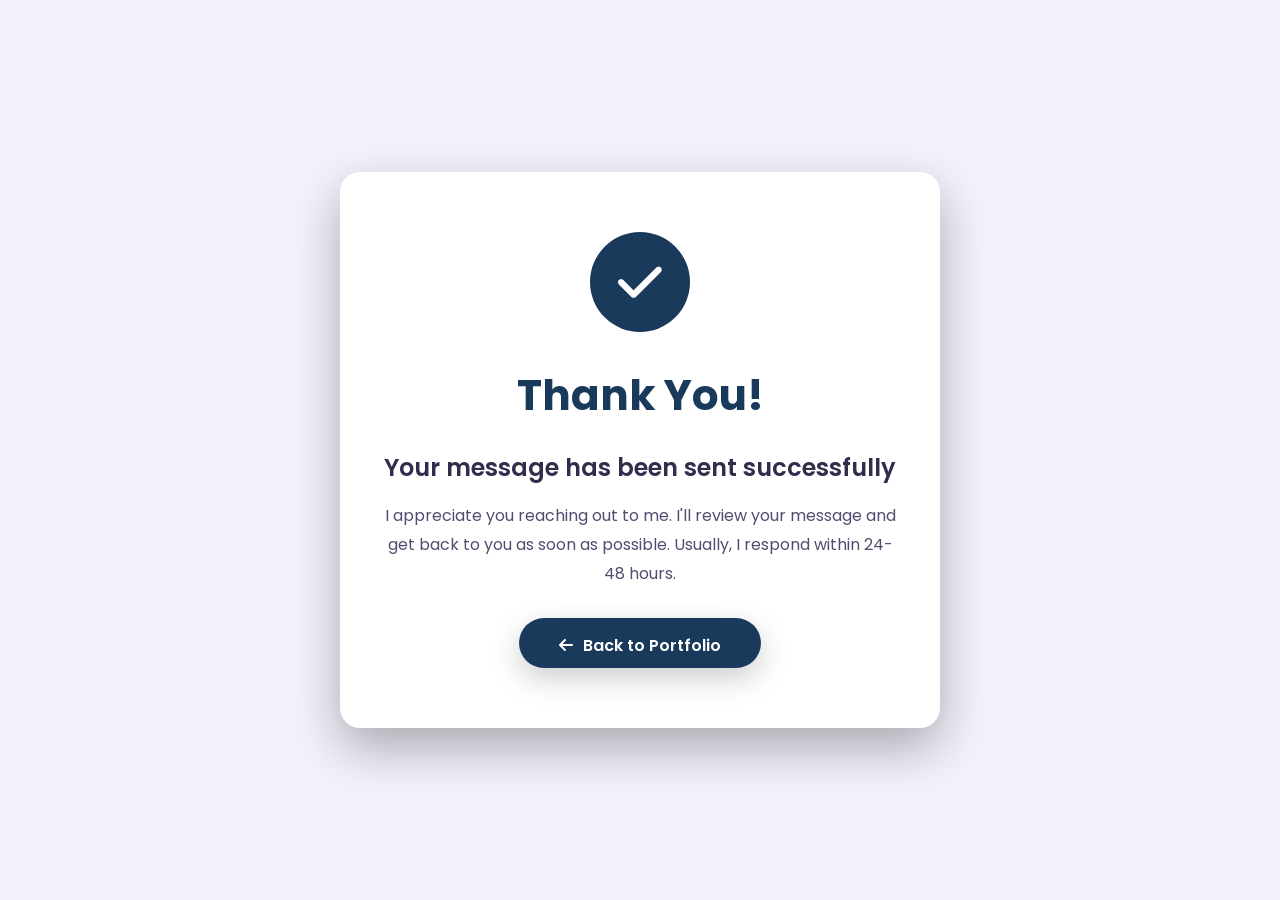
<file: thanks.html>
<!DOCTYPE html>
<html lang="en">

<head>
    <meta charset="UTF-8">
    <meta name="viewport" content="width=device-width, initial-scale=1.0">
    <title>Thank You - Muneefa Hasan</title>
    <link rel="stylesheet" href="style.css">
    <link rel="stylesheet" href="https://cdnjs.cloudflare.com/ajax/libs/font-awesome/6.0.0/css/all.min.css">
    <style>
        .thanks-container {
            min-height: 100vh;
            display: flex;
            align-items: center;
            justify-content: center;
            background: var(--bg-black-900);
            padding: 20px;
        }

        .thanks-content {
            text-align: center;
            max-width: 600px;
            padding: 60px 40px;
            background: var(--bg-black-100);
            border-radius: 20px;
            box-shadow: 0 20px 50px rgba(0, 0, 0, 0.3);
        }

        .thanks-icon {
            width: 100px;
            height: 100px;
            background: linear-gradient(135deg, var(--skin-color), var(--skin-color));
            border-radius: 50%;
            display: flex;
            align-items: center;
            justify-content: center;
            margin: 0 auto 30px;
            animation: pulse 2s infinite;
        }

        .thanks-icon i {
            font-size: 50px;
            color: #fff;
        }

        @keyframes pulse {
            0% {
                box-shadow: 0 0 0 0 rgba(var(--skin-color-rgb), 0.4);
            }

            70% {
                box-shadow: 0 0 0 20px rgba(var(--skin-color-rgb), 0);
            }

            100% {
                box-shadow: 0 0 0 0 rgba(var(--skin-color-rgb), 0);
            }
        }

        .thanks-content h1 {
            font-size: 42px;
            color: var(--skin-color);
            margin-bottom: 20px;
            font-weight: 700;
        }

        .thanks-content h2 {
            font-size: 24px;
            color: var(--text-black-900);
            margin-bottom: 15px;
            font-weight: 600;
        }

        .thanks-content p {
            font-size: 16px;
            color: var(--text-black-700);
            line-height: 1.8;
            margin-bottom: 30px;
        }

        .thanks-content .btn {
            display: inline-block;
            padding: 15px 40px;
            background: var(--skin-color);
            color: #fff;
            border-radius: 30px;
            text-decoration: none;
            font-weight: 600;
            font-size: 16px;
            transition: all 0.3s ease;
            box-shadow: 0 10px 30px rgba(0, 0, 0, 0.2);
        }

        .thanks-content .btn:hover {
            transform: translateY(-3px);
            box-shadow: 0 15px 40px rgba(0, 0, 0, 0.3);
        }

        .thanks-content .btn i {
            margin-right: 10px;
        }
    </style>
</head>

<body>
    <div class="thanks-container">
        <div class="thanks-content">
            <div class="thanks-icon">
                <i class="fas fa-check"></i>
            </div>
            <h1>Thank You!</h1>
            <h2>Your message has been sent successfully</h2>
            <p>
                I appreciate you reaching out to me. I'll review your message and get back to you as soon as possible.
                Usually, I respond within 24-48 hours.
            </p>
            <a href="index.html" class="btn">
                <i class="fas fa-arrow-left"></i>Back to Portfolio
            </a>
        </div>
    </div>
</body>

</html>
</file>
<file: style.css>
/* Google Fonts */
@import url('https://fonts.googleapis.com/css2?family=Poppins:wght@300;400;500;600;700&family=Clicker+Script&display=swap');

:root {
    --bg-black-900: #f2f2fc;
    --bg-black-100: #ffffff;
    --bg-black-50: #e8e8f4;
    --text-black-900: #302e4d;
    --text-black-700: #504e70;
    --skin-color: #1a3a5c;
    --shadow-color: rgba(26, 58, 92, 0.1);
}

body.dark {
    --bg-black-900: #f2f2fc;
    --bg-black-100: #ffffff;
    --bg-black-50: #e8e8f4;
    --text-black-900: #302e4d;
    --text-black-700: #504e70;
    --skin-color: #1a3a5c;
    --shadow-color: rgba(26, 58, 92, 0.1);
}

body {
    line-height: 1.6;
    font-size: 16px;
    font-family: 'Poppins', sans-serif;
    background-color: var(--bg-black-900);
    color: var(--text-black-700);
    overflow-x: hidden;
}

* {
    margin: 0;
    padding: 0;
    outline: none;
    text-decoration: none;
    box-sizing: border-box;
}

::before,
::after {
    box-sizing: border-box;
}

ul {
    list-style: none;
}

.section {
    background: var(--bg-black-900);
    min-height: 100vh;
    display: block;
    padding: 0 30px;
    opacity: 1;
    transition: all 0.3s ease;
}

.hidden {
    display: none !important;
}

.padd-15 {
    padding-left: 15px;
    padding-right: 15px;
}

.container {
    max-width: 1100px;
    width: 100%;
    margin: auto;
}

.section .container {
    padding-top: 60px;
    padding-bottom: 70px;
}

.section-title {
    flex: 0 0 100%;
    max-width: 100%;
    margin-bottom: 60px;
}

.section-title h2 {
    font-size: 40px;
    color: var(--text-black-900);
    font-weight: 700;
    position: relative;
}

.section-title h2::before {
    content: '';
    height: 4px;
    width: 50px;
    background-color: var(--skin-color);
    position: absolute;
    top: 100%;
    left: 0;
}

.section-title h2::after {
    content: '';
    height: 4px;
    width: 25px;
    background-color: var(--skin-color);
    position: absolute;
    top: 100%;
    left: 0;
    margin-top: 8px;
}

.row {
    display: flex;
    flex-wrap: wrap;
    margin-left: -15px;
    margin-right: -15px;
    position: relative;
}

.btn {
    font-size: 16px;
    font-weight: 500;
    padding: 12px 35px;
    background: var(--skin-color);
    color: #fff;
    border-radius: 40px;
    display: inline-flex;
    align-items: center;
    justify-content: center;
    white-space: nowrap;
    transition: all 0.3s ease;
    border: none;
    cursor: pointer;
    box-shadow: 0 5px 15px rgba(0, 0, 0, 0.15);
    height: 50px;
}

.btn:hover {
    transform: translateY(-2px);
    box-shadow: 0 8px 20px rgba(0, 0, 0, 0.2);
}

.shadow-dark {
    box-shadow: 0 0 20px var(--shadow-color);
}

/* Sidebar */
.aside {
    width: 270px;
    background: var(--bg-black-100);
    position: fixed;
    left: 0;
    top: 0;
    padding: 30px;
    border-right: 1px solid var(--bg-black-50);
    z-index: 10;
    height: 100%;
    display: flex;
    justify-content: center;
    align-items: center;
    transition: all 0.3s ease;
}

.aside .logo {
    position: absolute;
    top: 40px;
    font-size: 30px;
    text-transform: capitalize;
}

.aside .logo a {
    color: #ffffff;
    font-weight: 700;
    padding: 18px 24px;
    font-size: 32px;
    letter-spacing: 3px;
    position: relative;
    background: linear-gradient(135deg, var(--skin-color) 0%, #2a5a8a 100%);
    border-radius: 12px;
    box-shadow: 0 8px 24px rgba(26, 58, 92, 0.25);
    transition: all 0.3s ease;
    display: inline-block;
}

.aside .logo a:hover {
    transform: translateY(-3px);
    box-shadow: 0 12px 32px rgba(26, 58, 92, 0.35);
}

.aside .logo a span {
    font-family: 'Clicker Script', cursive;
    font-size: 42px;
    background: linear-gradient(135deg, #ffffff 0%, #e8e8f4 100%);
    -webkit-background-clip: text;
    -webkit-text-fill-color: transparent;
    background-clip: text;
}

.aside .logo a::before {
    content: '';
    position: absolute;
    width: 16px;
    height: 16px;
    border-bottom: 3px solid rgba(255, 255, 255, 0.6);
    border-left: 3px solid rgba(255, 255, 255, 0.6);
    bottom: 6px;
    left: 6px;
    transition: all 0.3s ease;
}

.aside .logo a::after {
    content: '';
    position: absolute;
    width: 16px;
    height: 16px;
    border-top: 3px solid rgba(255, 255, 255, 0.6);
    border-right: 3px solid rgba(255, 255, 255, 0.6);
    top: 6px;
    right: 6px;
    transition: all 0.3s ease;
}

.aside .logo a:hover::before {
    width: 20px;
    height: 20px;
    border-color: rgba(255, 255, 255, 0.9);
}

.aside .logo a:hover::after {
    width: 20px;
    height: 20px;
    border-color: rgba(255, 255, 255, 0.9);
}

.aside .nav-toggler {
    height: 40px;
    width: 45px;
    border: 1px solid var(--bg-black-50);
    cursor: pointer;
    position: fixed;
    left: 300px;
    top: 20px;
    border-radius: 5px;
    background: var(--bg-black-100);
    display: none;
    align-items: center;
    justify-content: center;
    transition: all 0.3s ease;
    z-index: 11;
}

.aside .nav-toggler span {
    height: 2px;
    width: 18px;
    background: var(--skin-color);
    display: inline-block;
    position: relative;
}

.aside .nav-toggler span::before,
.aside .nav-toggler span::after {
    content: '';
    height: 2px;
    width: 18px;
    background: var(--skin-color);
    position: absolute;
    left: 0;
}

.aside .nav-toggler span::before {
    top: -6px;
}

.aside .nav-toggler span::after {
    top: 6px;
}

.aside .nav {
    margin-top: 50px;
}

.aside .nav li {
    margin-bottom: 20px;
    display: block;
}

.aside .nav li a {
    font-size: 16px;
    font-weight: 600;
    display: block;
    color: var(--text-black-900);
    border-bottom: 1px solid var(--bg-black-50);
    padding: 5px 15px;
    transition: all 0.3s ease;
}

.aside .nav li a.active,
.aside .nav li a:hover {
    color: var(--skin-color);
    padding-left: 20px;
}

.aside .nav li a i {
    margin-right: 15px;
}

/* Main Content */
.main-content {
    padding-left: 270px;
    transition: all 0.3s ease;
}

/* Home Section */
.home {
    min-height: 100vh;
    display: flex;
    color: var(--text-black-900);
}

.home .home-info {
    flex: 0 0 60%;
    max-width: 60%;
}

h3.helo {
    font-size: 34px;
    margin: 15px 0;
    font-weight: 500;
    color: var(--text-black-900);
}

h3.helo span {
    font-family: 'Clicker Script', cursive;
    font-size: 38px;
    font-weight: 700;
    color: var(--skin-color);
}

.home .home-info h1 {
    font-size: 45px;
    font-weight: 800;
    margin: 20px 0;
    line-height: 1.3;
    color: var(--skin-color);
    letter-spacing: 0.5px;
    font-family: 'Poppins', sans-serif;
    text-transform: none;
}

h3.my-proffesion {
    font-size: 32px;
    margin: 15px 0;
    font-weight: 600;
}

.typing {
    color: var(--skin-color);
    font-weight: 600;
}

.home-info p {
    margin-bottom: 70px;
    font-size: 19px;
    color: var(--text-black-700);
    line-height: 1.8;
}

.home .home-img {
    flex: 0 0 40%;
    max-width: 40%;
    position: relative;
    text-align: center;
}

.home .home-img::after {
    content: '';
    position: absolute;
    height: 80px;
    width: 80px;
    border-bottom: 10px solid var(--skin-color);
    right: -5px;
    border-right: 10px solid var(--skin-color);
    bottom: -5px;
}

.home .home-img::before {
    content: '';
    position: absolute;
    height: 80px;
    width: 80px;
    border-top: 10px solid var(--skin-color);
    left: -5px;
    border-left: 10px solid var(--skin-color);
    top: -30px;
}

.home .home-img img {
    height: 400px;
    margin: auto;
    border-radius: 5px;
    object-fit: cover;
    max-width: 100%;
}

/* About Section */
.about .about-content {
    flex: 0 0 100%;
    max-width: 100%;
}

.about .about-content .about-text {
    flex: 0 0 100%;
    max-width: 100%;
}

.about .about-content .about-text h3 {
    font-size: 24px;
    margin-bottom: 20px;
    font-weight: 700;
    color: var(--text-black-900);
}

.about .about-content .about-text h3 span {
    color: var(--skin-color);
}

.about .about-content .about-text p {
    font-size: 16px;
    line-height: 32px;
    color: var(--text-black-700);
    margin-bottom: 20px;
}

.about .about-content .personal-info {
    flex: 0 0 60%;
    max-width: 60%;
    margin-top: 40px;
}

.about .about-content .personal-info .info-item {
    flex: 0 0 50%;
    max-width: 50%;
}

.about .about-content .personal-info .info-item p {
    font-weight: 600;
    padding: 10px 0;
    font-size: 16px;
    color: var(--text-black-900);
    border-bottom: 1px solid var(--bg-black-50);
}

.about .about-content .personal-info .info-item p span {
    font-weight: 400;
    color: var(--text-black-700);
    margin-left: 4px;
    display: inline-block;
}

.about .about-content .personal-info .buttons {
    margin-top: 30px;
}

.about .about-content .personal-info .buttons .btn {
    margin-right: 15px;
    margin-top: 10px;
}

.about .about-content .skills {
    flex: 0 0 40%;
    max-width: 40%;
    margin-top: 40px;
}

.about .about-content .skills .skill-item {
    flex: 0 0 100%;
    max-width: 100%;
    margin-bottom: 25px;
}

.about .about-content .skills .skill-item h5 {
    line-height: 40px;
    font-weight: 600;
    font-size: 16px;
    color: var(--text-black-900);
    text-transform: capitalize;
}

.about .about-content .skills .skill-item .progress {
    background-color: var(--bg-black-50);
    height: 7px;
    border-radius: 4px;
    width: 100%;
    position: relative;
}

.about .about-content .skills .skill-item .progress .progress-in {
    position: absolute;
    left: 0;
    top: 0;
    height: 100%;
    border-radius: 4px;
    background-color: var(--skin-color);
}

.about .about-content .skills .skill-item .skill-percent {
    position: absolute;
    right: 0;
    color: var(--text-black-900);
    top: -40px;
    font-weight: 400;
    line-height: 40px;
}

.about .about-content .education,
.about .about-content .experience {
    flex: 0 0 50%;
    max-width: 50%;
    margin-top: 30px;
}

.about .about-content h3.title {
    font-size: 24px;
    margin-bottom: 30px;
    font-weight: 700;
    color: var(--text-black-900);
}

.about .about-content .timeline-box {
    flex: 0 0 100%;
    max-width: 100%;
}

.about .about-content .timeline {
    background-color: var(--bg-black-100);
    padding: 30px 15px;
    border: 1px solid var(--bg-black-50);
    border-radius: 10px;
    width: 100%;
    position: relative;
}

.about .about-content .timeline .timeline-item {
    position: relative;
    padding-left: 37px;
    padding-bottom: 50px;
}

.about .about-content .timeline .timeline-item:last-child {
    padding-bottom: 0;
}

.about .about-content .timeline .timeline-item::before {
    content: '';
    width: 1px;
    position: absolute;
    height: 100%;
    left: 7px;
    top: 0;
    background-color: var(--skin-color);
}

.about .about-content .timeline .circle-dot {
    position: absolute;
    left: 0;
    top: 0;
    height: 15px;
    width: 15px;
    border-radius: 50%;
    background-color: var(--skin-color);
}

.about .about-content .timeline .timeline-date {
    font-weight: 400;
    font-size: 14px;
    margin-bottom: 12px;
    color: var(--text-black-700);
}

.about .about-content .timeline .timeline-date .fa {
    margin-right: 5px;
}

.about .about-content .timeline .timeline-title {
    font-weight: 700;
    font-size: 18px;
    margin-bottom: 15px;
    text-transform: capitalize;
    color: var(--text-black-900);
}

.about .about-content .timeline .timeline-text {
    line-height: 25px;
    font-size: 16px;
    text-align: justify;
    color: var(--text-black-700);
}

/* Certifications Grid */
.certifications-grid {
    display: flex;
    flex-wrap: wrap;
    gap: 20px;
    margin-top: 20px;
}

.certification-item {
    flex: 0 0 calc(50% - 10px);
    max-width: calc(50% - 10px);
}

.certification-item-inner {
    background: var(--bg-black-100);
    border: 1px solid var(--bg-black-50);
    border-radius: 10px;
    overflow: hidden;
    box-shadow: 0 0 20px var(--shadow-color);
    transition: all 0.3s ease;
    height: 100%;
}

.certification-item-inner:hover {
    transform: translateY(-5px);
    box-shadow: 0 10px 30px var(--shadow-color);
}

.certification-img {
    position: relative;
    overflow: hidden;
}

.certification-img img {
    width: 100%;
    display: block;
    aspect-ratio: 16 / 9;
    object-fit: cover;
    transition: all 0.5s ease;
}

.certification-img .cert-img-placeholder {
    width: 100%;
    aspect-ratio: 16 / 9;
    background: linear-gradient(135deg, var(--bg-black-50) 0%, var(--bg-black-100) 50%, var(--bg-black-50) 100%);
    display: flex;
    align-items: center;
    justify-content: center;
}

.certification-img .cert-img-placeholder::after {
    content: 'Add Certificate';
    color: var(--text-black-700);
    font-size: 14px;
    font-weight: 500;
    opacity: 0.6;
}

.certification-item-inner:hover .certification-img img {
    transform: scale(1.05);
}

.certification-info {
    padding: 20px 15px;
    text-align: center;
}

.certification-info h4 {
    font-size: 16px;
    margin-bottom: 8px;
    color: var(--text-black-900);
    font-weight: 700;
}

.certification-info p {
    font-size: 14px;
    color: var(--skin-color);
    font-weight: 500;
}

@media (max-width: 767px) {
    .certification-item {
        flex: 0 0 100%;
        max-width: 100%;
    }
}

/* Services */
.service .container {
    padding-bottom: 40px;
}

.service .service-item {
    margin-bottom: 30px;
    flex: 0 0 33.33%;
    max-width: 33.33%;
    display: flex;
}

.service .service-item .service-item-inner {
    background-color: var(--bg-black-100);
    border: 1px solid var(--bg-black-50);
    border-radius: 10px;
    padding: 30px 15px;
    text-align: center;
    transition: all 0.3s ease;
    height: 100%;
    width: 100%;
    display: flex;
    flex-direction: column;
    justify-content: flex-start;
}

.service .service-item .service-item-inner:hover {
    box-shadow: 0 0 20px var(--shadow-color);
    transform: translateY(-5px);
}

.service .service-item .service-item-inner .icon {
    height: 60px;
    width: 60px;
    border-radius: 50%;
    display: block;
    margin: 0 auto 30px;
    text-align: center;
    transition: all 0.3s ease;
}

.service .service-item .service-item-inner .icon .fa {
    font-size: 40px;
    line-height: 60px;
    color: var(--skin-color);
    transition: all 0.3s ease;
}

.service .service-item .service-item-inner:hover .icon {
    background: var(--skin-color);
}

.service .service-item .service-item-inner:hover .icon .fa {
    font-size: 25px;
    color: #fff;
}

.service .service-item .service-item-inner h4 {
    font-size: 18px;
    margin-bottom: 15px;
    color: var(--text-black-900);
    font-weight: 700;
    text-transform: capitalize;
}

.service .service-item .service-item-inner p {
    font-size: 16px;
    color: var(--text-black-700);
    line-height: 25px;
}

/* Portfolio */
.portfolio .container {
    padding-bottom: 40px;
}

.portfolio .portfolio-heading {
    flex: 0 0 100%;
    max-width: 100%;
    margin-bottom: 40px;
}

.portfolio .portfolio-heading h2 {
    color: var(--text-black-900);
    font-weight: 500;
}

.portfolio .portfolio-item {
    margin-bottom: 30px;
    flex: 0 0 50%;
    max-width: 50%;
    display: flex;
}

.portfolio .portfolio-item-inner {
    border: 6px solid var(--bg-black-100);
    border-radius: 10px;
    overflow: hidden;
    cursor: pointer;
    box-shadow: 0 0 20px var(--shadow-color);
    transition: all 0.3s ease;
    height: 100%;
    width: 100%;
    display: flex;
    flex-direction: column;
}

.portfolio .portfolio-item-inner:hover {
    transform: translateY(-5px);
    box-shadow: 0 10px 35px var(--shadow-color);
}

.portfolio .portfolio-item-inner .portfolio-img {
    position: relative;
    overflow: hidden;
}

.portfolio .portfolio-item-inner .portfolio-img img {
    width: 100%;
    display: block;
    transition: all 0.5s ease;
    aspect-ratio: 16 / 9;
    object-fit: cover;
}

.portfolio .portfolio-item-inner .portfolio-img .img-placeholder {
    width: 100%;
    aspect-ratio: 16 / 9;
    background: linear-gradient(135deg, var(--bg-black-50) 0%, var(--bg-black-100) 50%, var(--bg-black-50) 100%);
    display: flex;
    align-items: center;
    justify-content: center;
    position: relative;
}

.portfolio .portfolio-item-inner .portfolio-img .img-placeholder::after {
    content: 'Add Image';
    color: var(--text-black-700);
    font-size: 14px;
    font-weight: 500;
    opacity: 0.6;
}

.portfolio .portfolio-item-inner:hover .portfolio-img img {
    transform: scale(1.1);
}

/* Portfolio Video Styles */
.portfolio-video-container {
    position: relative;
    width: 100%;
    aspect-ratio: 16 / 9;
    background: #000;
    overflow: hidden;
}

.portfolio-video {
    width: 100%;
    height: 100%;
    object-fit: cover;
    display: block;
}

.video-play-button {
    position: absolute;
    top: 50%;
    left: 50%;
    transform: translate(-50%, -50%);
    width: 80px;
    height: 80px;
    background: var(--skin-color);
    border-radius: 50%;
    display: flex;
    align-items: center;
    justify-content: center;
    cursor: pointer;
    transition: all 0.3s ease;
    box-shadow: 0 8px 24px rgba(0, 0, 0, 0.3);
    z-index: 2;
}

.video-play-button i {
    color: #ffffff;
    font-size: 32px;
    margin-left: 5px;
}

.video-play-button:hover {
    transform: translate(-50%, -50%) scale(1.1);
    box-shadow: 0 12px 32px rgba(0, 0, 0, 0.4);
    background: #2a5a8a;
}

.portfolio-video-container.playing .video-play-button {
    opacity: 0;
    pointer-events: none;
}

.portfolio-video-container.playing .portfolio-video {
    cursor: pointer;
}

.portfolio .portfolio-item-inner .portfolio-info {
    padding: 20px 15px;
    text-align: center;
    transition: all 0.5s ease;
}

.portfolio .portfolio-item-inner .portfolio-info h4 {
    font-size: 18px;
    margin-bottom: 10px;
    color: var(--text-black-900);
    font-weight: 700;
    text-transform: capitalize;
}

.portfolio .portfolio-item-inner .portfolio-info p {
    font-size: 16px;
    line-height: 25px;
    color: var(--text-black-700);
}

.portfolio .portfolio-item-inner .portfolio-info .portfolio-tools {
    display: flex;
    flex-wrap: wrap;
    gap: 8px;
    margin-bottom: 12px;
    justify-content: center;
}

.portfolio .portfolio-item-inner .portfolio-info .portfolio-tools .tool-tag {
    display: inline-block;
    padding: 4px 12px;
    background: var(--skin-color);
    color: #fff;
    border-radius: 15px;
    font-size: 12px;
    font-weight: 500;
}

/* Contact */
.contact .container {
    padding-bottom: 50px;
}

.contact .container .row {
    display: flex;
    flex-wrap: wrap;
    justify-content: center;
}

.contact-title {
    color: var(--skin-color);
    text-align: center;
    font-size: 25px;
    margin-bottom: 20px;
}

.contact-sub-title {
    color: var(--text-black-900);
    text-align: center;
    font-size: 15px;
    margin-bottom: 60px;
}

.contact .contact-info-item {
    flex: 0 0 25%;
    max-width: 25%;
    text-align: center;
    margin-bottom: 60px;
}

.contact .contact-info-item .icon {
    display: inline-block;
}

.contact .contact-info-item .icon .fa {
    font-size: 25px;
    color: var(--skin-color);
}

.contact .contact-info-item h4 {
    font-size: 18px;
    font-weight: 700;
    color: var(--text-black-900);
    text-transform: capitalize;
    margin: 15px 0 5px;
}

.contact .contact-info-item p {
    font-size: 16px;
    line-height: 25px;
    color: var(--text-black-700);
    font-weight: 400;
}

.contact .contact-form {
    flex: 0 0 100%;
    max-width: 100%;
}

.contact .contact-form .col-6 {
    flex: 0 0 50%;
    max-width: 50%;
}

.contact .contact-form .col-12 {
    flex: 0 0 100%;
    max-width: 100%;
}

.contact .contact-form .form-item {
    margin-bottom: 30px;
}

.contact .contact-form .form-item .form-control {
    width: 100%;
    height: 50px;
    border-radius: 25px;
    background: var(--bg-black-100);
    border: 1px solid var(--bg-black-50);
    padding: 10px 25px;
    font-size: 16px;
    color: var(--text-black-700);
    transition: all 0.3s ease;
}

.contact .contact-form .form-item .form-control:focus {
    box-shadow: 0 0 20px var(--shadow-color);
    border-color: var(--skin-color);
}

.contact .contact-form .form-item textarea.form-control {
    height: 140px;
}

.contact .contact-form .btn {
    height: 50px;
    padding: 0 50px;
}

.contact .contact-form .form-item:last-child .form-group {
    text-align: center;
}

/* ==================== RESPONSIVE DESIGN ==================== */

/* Large Desktop (1200px and up) - Default styles */

/* Laptop/Small Desktop (992px - 1199px) */
@media (max-width: 1199px) {
    .aside {
        left: -270px;
    }

    .aside.open {
        left: 0;
    }

    .main-content {
        padding-left: 0;
    }

    .section.open {
        transform: translateX(270px);
    }

    .aside .nav-toggler {
        display: flex;
        left: 30px;
    }

    .aside .nav-toggler.open {
        left: 300px;
    }

    .about .about-content .personal-info .info-item p span {
        display: block;
        margin-left: 0;
    }

    .section-title h2 {
        font-size: 35px;
    }
}

/* Tablet (768px - 991px) */
@media (max-width: 991px) {
    .container {
        padding: 0 30px;
    }

    .section-title h2 {
        font-size: 32px;
    }

    .contact .contact-info-item,
    .portfolio .portfolio-item,
    .service .service-item {
        flex: 0 0 50%;
        max-width: 50%;
    }

    .home .home-info {
        flex: 0 0 100%;
        max-width: 100%;
        text-align: center;
    }

    .home .home-img {
        /* display: none;*/
        display: block;
        margin-bottom: 30px;
        flex: 0 0 100%;
        max-width: 100%;
    }

    .home .home-info h3.helo,
    .home .home-info h1 {
        text-align: center;
    }

    .home .home-info p {
        text-align: center;
    }

    .home .home-info .btn {
        display: inline-flex;
        margin-top: 40px;
        margin-bottom: 20px;
    }

    .about .about-content .about-text h3 {
        font-size: 22px;
    }

    .certification-item {
        flex: 0 0 50%;
        max-width: 50%;
    }

    /* Contact form adjustments */
    .contact .contact-form .col-6 {
        flex: 0 0 50%;
        max-width: 50%;
    }
}

/* Mobile Landscape / Small Tablet (576px - 767px) */
@media (max-width: 767px) {
    .container {
        padding: 0 20px;
    }

    .section {
        padding: 60px 0;
    }

    .section-title h2 {
        font-size: 28px;
    }

    .contact .contact-form .col-6,
    .contact .contact-info-item,
    .portfolio .portfolio-item,
    .service .service-item,
    .about .about-content .experience,
    .about .about-content .education,
    .about .about-content .skills,
    .about .about-content .personal-info {
        flex: 0 0 100%;
        max-width: 100%;
    }

    .certification-item {
        flex: 0 0 100%;
        max-width: 100%;
    }

    .home .home-info h1 {
        font-size: 35px;
    }

    .home .home-info h3.helo {
        font-size: 16px;
    }

    .about .about-content .about-text h3 {
        font-size: 20px;
    }

    .about .about-content .personal-info .info-item {
        flex: 0 0 100%;
        max-width: 100%;
    }

    .about .about-content .personal-info .buttons {
        text-align: center;
    }

    .about .about-content .personal-info .buttons .btn {
        margin-bottom: 15px;
    }

    .service .service-item .service-item-inner {
        padding: 25px 15px;
    }

    .service .service-item .service-item-inner h4 {
        font-size: 16px;
    }

    .portfolio .portfolio-item-inner .portfolio-info h4 {
        font-size: 16px;
    }

    .portfolio .portfolio-item-inner .portfolio-info p {
        font-size: 14px;
    }

    .contact-title {
        font-size: 20px;
    }

    .contact-sub-title {
        font-size: 13px;
        margin-bottom: 40px;
    }

    .contact .contact-info-item {
        margin-bottom: 40px;
    }

    .contact .contact-info-item h4 {
        font-size: 16px;
    }

    .contact .contact-form .form-control {
        height: 45px;
        padding: 8px 20px;
        font-size: 14px;
    }

    .contact .contact-form .btn {
        padding: 0 35px;
        height: 45px;
        font-size: 14px;
    }

    /* Skills marquee adjustments */
    .skill-tag {
        padding: 10px 20px;
        font-size: 13px;
    }

    /* Certification adjustments */
    .certification-info h4 {
        font-size: 14px;
    }

    .certification-info p {
        font-size: 13px;
    }
}

/* Mobile Portrait (up to 575px) */
@media (max-width: 575px) {
    .container {
        padding: 0 15px;
    }

    .section {
        padding: 50px 0;
    }

    .section-title h2 {
        font-size: 24px;
    }

    .home .home-info h1 {
        /*font-size: 28px;*/
        font-size: 32px;
    }

    .home .home-info h3.helo {
        font-size: 14px;
    }

    .home .home-info p {
        font-size: 14px;
    }

    .btn {
        padding: 0 25px;
        height: 45px;
        font-size: 14px;
        display: inline-flex;
        align-items: center;
        justify-content: center;
    }

    .about .about-content .about-text h3 {
        font-size: 18px;
    }

    .about .about-content .about-text p {
        font-size: 14px;
    }

    .about .about-content .timeline .timeline-item {
        padding-left: 30px;
        padding-bottom: 30px;
    }

    .about .about-content .timeline .timeline-title {
        font-size: 16px;
    }

    .about .about-content .timeline .timeline-text {
        font-size: 14px;
    }

    .service .service-item .service-item-inner {
        padding: 20px 12px;
    }

    .service .service-item .service-item-inner .icon {
        height: 50px;
        width: 50px;
    }

    .service .service-item .service-item-inner .icon .fa {
        font-size: 22px;
        line-height: 50px;
    }

    .service .service-item .service-item-inner h4 {
        font-size: 15px;
        margin-bottom: 10px;
    }

    .service .service-item .service-item-inner p {
        font-size: 13px;
    }

    .portfolio .portfolio-heading h2 {
        font-size: 24px;
    }

    .portfolio .portfolio-item-inner .portfolio-info {
        padding: 15px 12px;
    }

    .portfolio .portfolio-item-inner .portfolio-info h4 {
        font-size: 15px;
    }

    .portfolio .portfolio-item-inner .portfolio-info p {
        font-size: 13px;
        line-height: 22px;
    }

    .portfolio .portfolio-item-inner .portfolio-info .portfolio-tools .tool-tag {
        padding: 3px 10px;
        font-size: 11px;
    }

    .contact-title {
        font-size: 18px;
    }

    .contact-sub-title {
        font-size: 12px;
        margin-bottom: 30px;
    }

    .contact .contact-info-item {
        margin-bottom: 30px;
    }

    .contact .contact-info-item .icon .fa {
        font-size: 20px;
    }

    .contact .contact-info-item h4 {
        font-size: 15px;
    }

    .contact .contact-info-item p {
        font-size: 14px;
    }

    .contact .contact-form .form-item {
        margin-bottom: 20px;
    }

    .contact .contact-form .form-control {
        height: 42px;
        border-radius: 20px;
        padding: 8px 15px;
        font-size: 13px;
    }

    .contact .contact-form textarea.form-control {
        height: 120px;
    }

    .contact .contact-form .btn {
        padding: 0 30px;
        height: 42px;
        font-size: 13px;
    }

    /* Skills marquee adjustments */
    .skills-slider {
        padding: 15px 0;
    }

    .skill-tag {
        padding: 8px 16px;
        font-size: 12px;
    }

    .skills-slider::before,
    .skills-slider::after {
        width: 50px;
    }

    /* Certifications adjustments */
    .certifications-grid {
        gap: 15px;
    }

    .certification-info {
        padding: 15px 10px;
    }

    .certification-info h4 {
        font-size: 13px;
        margin-bottom: 5px;
    }

    .certification-info p {
        font-size: 12px;
    }

    /* Aside navigation */
    .aside .nav-toggler {
        left: 15px;
    }

    .aside .nav-toggler.open {
        left: 285px;
    }

    .home .home-img img {
        height: auto;
        width: 100%;
        max-width: 300px;
    }
}

/* Skills Marquee Animation */
.skills-slider {
    overflow: hidden;
    padding: 20px 0;
    position: relative;
}

.skills-slider::before,
.skills-slider::after {
    content: '';
    position: absolute;
    top: 0;
    width: 100px;
    height: 100%;
    z-index: 2;
    pointer-events: none;
}

.skills-slider::before {
    left: 0;
    background: linear-gradient(to right, var(--bg-black-900) 0%, transparent 100%);
}

.skills-slider::after {
    right: 0;
    background: linear-gradient(to left, var(--bg-black-900) 0%, transparent 100%);
}

.skills-track {
    display: flex;
    gap: 20px;
    width: max-content;
    animation: slide 25s linear infinite;
}

.skills-track:hover {
    animation-play-state: paused;
}

.skill-tag {
    display: inline-block;
    padding: 12px 25px;
    background: linear-gradient(135deg, var(--skin-color), var(--skin-color));
    color: #fff;
    border-radius: 30px;
    font-size: 14px;
    font-weight: 500;
    white-space: nowrap;
    box-shadow: 0 4px 15px rgba(0, 0, 0, 0.2);
    transition: all 0.3s ease;
}

.skill-tag:hover {
    transform: translateY(-3px) scale(1.05);
    box-shadow: 0 8px 25px rgba(0, 0, 0, 0.3);
}

@keyframes slide {
    0% {
        transform: translateX(0);
    }

    100% {
        transform: translateX(-50%);
    }
}
</file>
